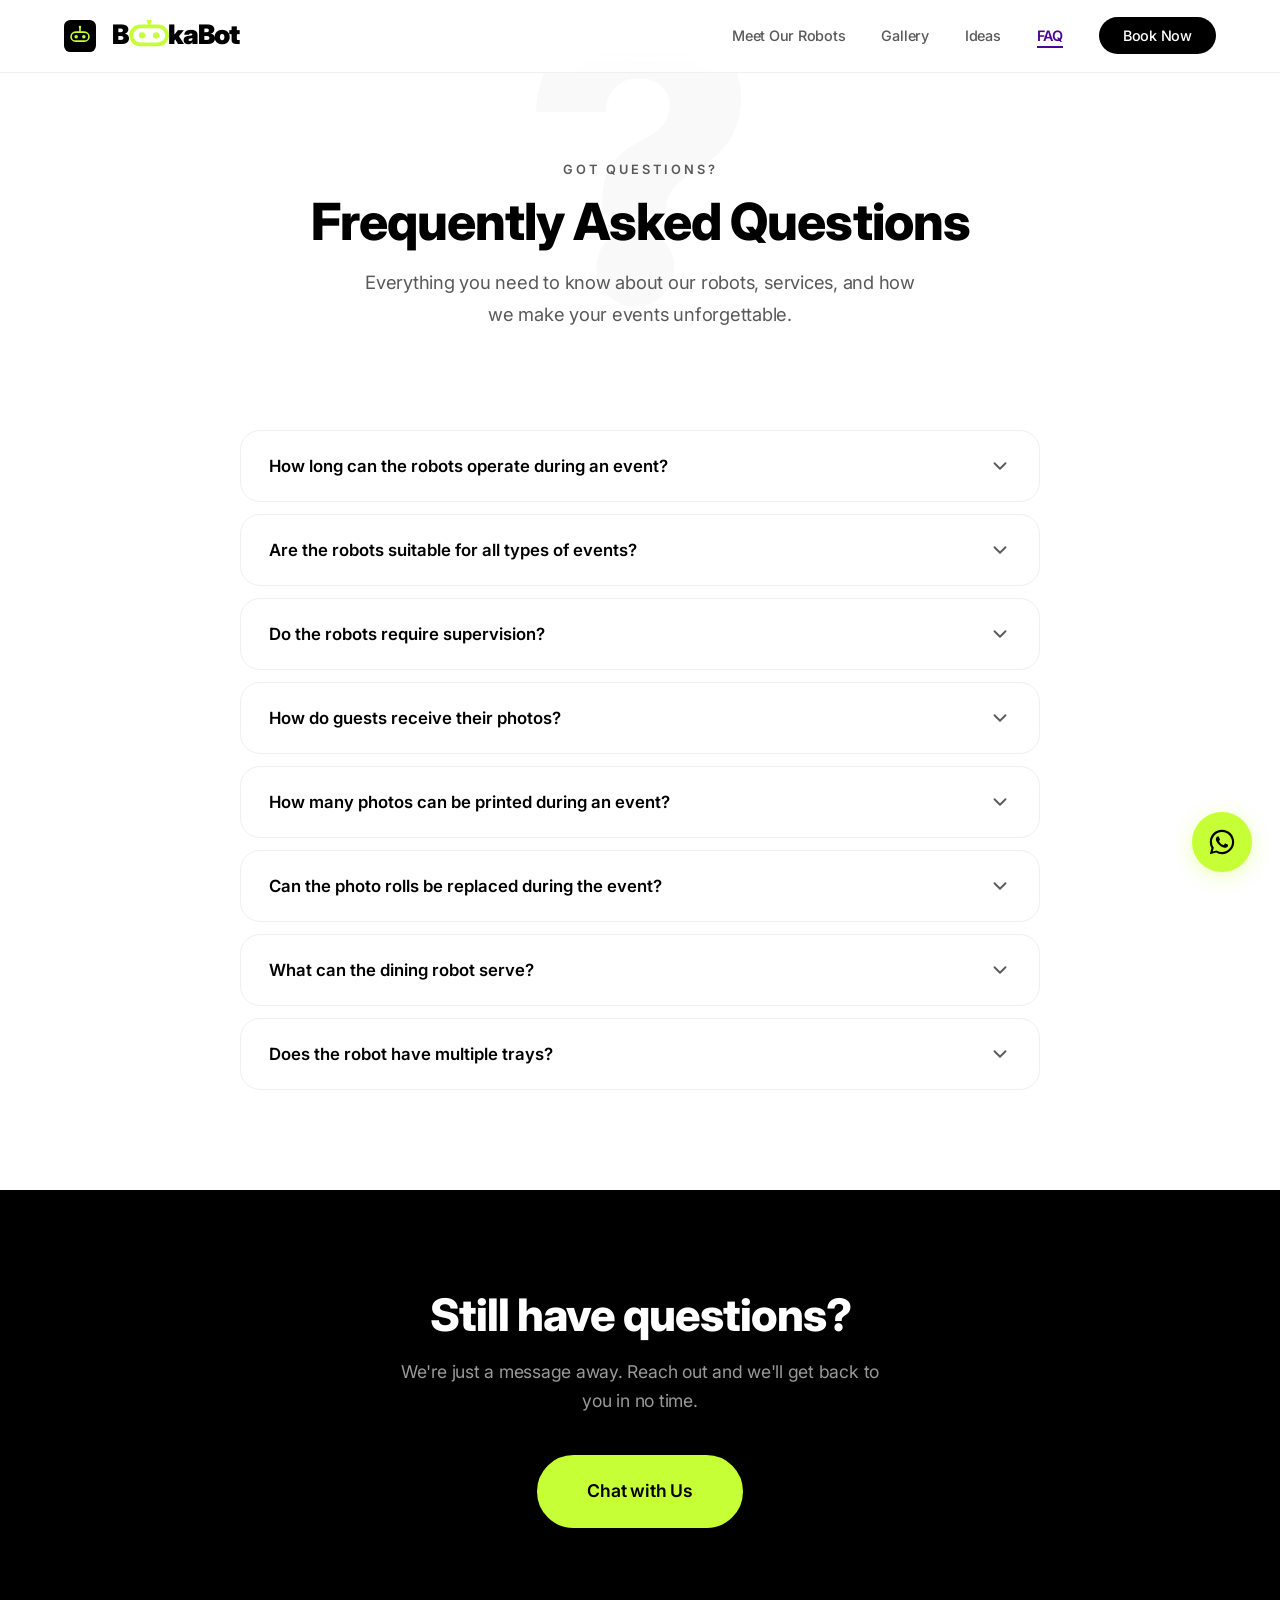
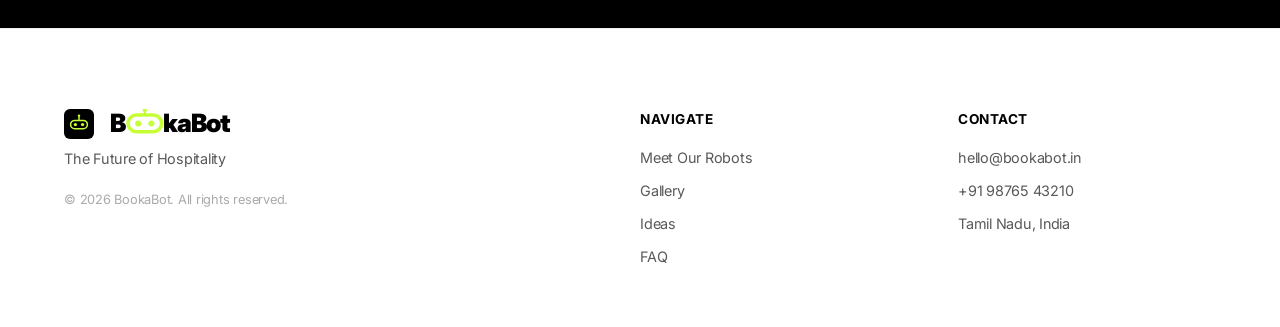
<file: faq.html>
<!DOCTYPE html>
<html lang="en">

<head>
  <meta charset="UTF-8">
  <meta name="viewport" content="width=device-width, initial-scale=1.0">
  <title>FAQ — BookaBot</title>
  <link rel="canonical" href="https://www.bookabot.in/faq.html" />
  <link rel="icon" type="image/png" href="assets/images/favicon.png">
  <meta name="description"
    content="Frequently asked questions about BookaBot (BaB) — battery life, photo printing, dining robots, event suitability, and more.">
  <link rel="preconnect" href="https://fonts.googleapis.com">
  <link rel="preconnect" href="https://fonts.gstatic.com" crossorigin>
  <link href="https://fonts.googleapis.com/css2?family=Inter:wght@300;400;500;600;700;800;900&display=swap"
    rel="stylesheet">
  <link rel="stylesheet" href="style.css">
</head>

<body>

  <!-- ========== NAVBAR ========== -->
  <nav class="navbar" id="navbar">
    <div class="nav-container">
      <a href="index.html" class="nav-logo" aria-label="BookaBot Home">
        <svg viewBox="0 0 100 100" height="32" xmlns="http://www.w3.org/2000/svg" style="margin-right: 4px;">
          <rect width="100" height="100" rx="20" fill="#000000" />
          <!-- Antenna -->
          <line x1="50" y1="25" x2="50" y2="35" stroke="#C6FF35" stroke-width="5" stroke-linecap="round" />
          <circle cx="50" cy="22" r="4" fill="#C6FF35" />
          <!-- Head pill -->
          <rect x="22" y="38" width="56" height="28" rx="14" fill="none" stroke="#C6FF35" stroke-width="5" />
          <!-- Eyes -->
          <circle cx="38" cy="52" r="5.5" fill="#C6FF35" />
          <circle cx="62" cy="52" r="5.5" fill="#C6FF35" />
        </svg>
        <svg viewBox="0 0 240 50" height="32" fill="currentColor" xmlns="http://www.w3.org/2000/svg">
          <text x="0" y="38" font-family="Inter, sans-serif" font-weight="900" font-size="42"
            letter-spacing="-1.5">B</text>
          <!-- Robot Face 'oo' -->
          <g transform="translate(30, 10)">
            <rect x="0" y="0" width="56" height="28" rx="14" fill="none" stroke="var(--accent)" stroke-width="6" />
            <circle cx="17" cy="14" r="5" fill="var(--accent)" />
            <circle cx="39" cy="14" r="5" fill="var(--accent)" />
            <line x1="28" y1="0" x2="28" y2="-8" stroke="var(--accent)" stroke-width="4" />
            <circle cx="28" cy="-8" r="3.5" fill="var(--accent)" />
          </g>
          <text x="88" y="38" font-family="Inter, sans-serif" font-weight="900" font-size="42"
            letter-spacing="-1.5">kaBot</text>
        </svg>
      </a>
      <ul class="nav-links" id="nav-links">
        <li><a href="index.html#robots">Meet Our Robots</a></li>
        <li><a href="index.html#gallery">Gallery</a></li>
        <li><a href="ideas.html">Ideas</a></li>
        <li><a href="faq.html" class="nav-active">FAQ</a></li>
        <li><a href="index.html#cta-final" class="nav-cta">Book Now</a></li>
      </ul>
      <button class="nav-toggle" id="nav-toggle" aria-label="Toggle navigation">
        <span></span><span></span><span></span>
      </button>
    </div>
  </nav>

  <!-- ========== FAQ HERO ========== -->
  <section class="faq-hero">
    <div class="section-container">
      <p class="section-eyebrow">Got Questions?</p>
      <h1 class="section-title" style="margin-bottom: 16px;">Frequently Asked Questions</h1>
      <p class="faq-hero-desc">Everything you need to know about our robots, services, and how we make your events
        unforgettable.</p>
    </div>
  </section>

  <!-- ========== FAQ SECTION ========== -->
  <section class="faq-section" id="faq">
    <div class="section-container">
      <div class="faq-list">

        <div class="faq-item" id="faq-1">
          <button class="faq-question" aria-expanded="false" aria-controls="faq-answer-1">
            <span>How long can the robots operate during an event?</span>
            <svg class="faq-chevron" viewBox="0 0 24 24" fill="none" stroke="currentColor" stroke-width="2"
              stroke-linecap="round" stroke-linejoin="round">
              <polyline points="6 9 12 15 18 9"></polyline>
            </svg>
          </button>
          <div class="faq-answer" id="faq-answer-1">
            <p>All our robots come with up to 8 hours of battery life, ensuring uninterrupted performance for most event
              durations.</p>
          </div>
        </div>

        <div class="faq-item" id="faq-2">
          <button class="faq-question" aria-expanded="false" aria-controls="faq-answer-2">
            <span>Are the robots suitable for all types of events?</span>
            <svg class="faq-chevron" viewBox="0 0 24 24" fill="none" stroke="currentColor" stroke-width="2"
              stroke-linecap="round" stroke-linejoin="round">
              <polyline points="6 9 12 15 18 9"></polyline>
            </svg>
          </button>
          <div class="faq-answer" id="faq-answer-2">
            <p>Yes, our robots are designed to enhance a wide range of events including corporate functions, weddings,
              exhibitions, and private parties.</p>
          </div>
        </div>

        <div class="faq-item" id="faq-3">
          <button class="faq-question" aria-expanded="false" aria-controls="faq-answer-3">
            <span>Do the robots require supervision?</span>
            <svg class="faq-chevron" viewBox="0 0 24 24" fill="none" stroke="currentColor" stroke-width="2"
              stroke-linecap="round" stroke-linejoin="round">
              <polyline points="6 9 12 15 18 9"></polyline>
            </svg>
          </button>
          <div class="faq-answer" id="faq-answer-3">
            <p>Yes, one or more of our trained staffs are typically present to ensure smooth functioning and assist with
              interactions if needed.</p>
          </div>
        </div>

        <div class="faq-item" id="faq-4">
          <button class="faq-question" aria-expanded="false" aria-controls="faq-answer-4">
            <span>How do guests receive their photos?</span>
            <svg class="faq-chevron" viewBox="0 0 24 24" fill="none" stroke="currentColor" stroke-width="2"
              stroke-linecap="round" stroke-linejoin="round">
              <polyline points="6 9 12 15 18 9"></polyline>
            </svg>
          </button>
          <div class="faq-answer" id="faq-answer-4">
            <p>Photos can be printed instantly, accessed via QR code, or transferred through a pen drive.</p>
          </div>
        </div>

        <div class="faq-item" id="faq-5">
          <button class="faq-question" aria-expanded="false" aria-controls="faq-answer-5">
            <span>How many photos can be printed during an event?</span>
            <svg class="faq-chevron" viewBox="0 0 24 24" fill="none" stroke="currentColor" stroke-width="2"
              stroke-linecap="round" stroke-linejoin="round">
              <polyline points="6 9 12 15 18 9"></polyline>
            </svg>
          </button>
          <div class="faq-answer" id="faq-answer-5">
            <p>Each roll supports up to 150 prints, and additional rolls can be provided at an extra cost.</p>
          </div>
        </div>

        <div class="faq-item" id="faq-6">
          <button class="faq-question" aria-expanded="false" aria-controls="faq-answer-6">
            <span>Can the photo rolls be replaced during the event?</span>
            <svg class="faq-chevron" viewBox="0 0 24 24" fill="none" stroke="currentColor" stroke-width="2"
              stroke-linecap="round" stroke-linejoin="round">
              <polyline points="6 9 12 15 18 9"></polyline>
            </svg>
          </button>
          <div class="faq-answer" id="faq-answer-6">
            <p>Yes, rolls can be changed mid-event to continue functioning as intended.</p>
          </div>
        </div>

        <div class="faq-item" id="faq-7">
          <button class="faq-question" aria-expanded="false" aria-controls="faq-answer-7">
            <span>What can the dining robot serve?</span>
            <svg class="faq-chevron" viewBox="0 0 24 24" fill="none" stroke="currentColor" stroke-width="2"
              stroke-linecap="round" stroke-linejoin="round">
              <polyline points="6 9 12 15 18 9"></polyline>
            </svg>
          </button>
          <div class="faq-answer" id="faq-answer-7">
            <p>Suvai, our dining robot, can present a variety of items such as refreshments, desserts, and event
              offerings depending on your requirement.</p>
          </div>
        </div>

        <div class="faq-item" id="faq-8">
          <button class="faq-question" aria-expanded="false" aria-controls="faq-answer-8">
            <span>Does the robot have multiple trays?</span>
            <svg class="faq-chevron" viewBox="0 0 24 24" fill="none" stroke="currentColor" stroke-width="2"
              stroke-linecap="round" stroke-linejoin="round">
              <polyline points="6 9 12 15 18 9"></polyline>
            </svg>
          </button>
          <div class="faq-answer" id="faq-answer-8">
            <p>Yes, it comes with one tray and can be upgraded to a two-tray setup for increased serving capacity.</p>
          </div>
        </div>

      </div>
    </div>
  </section>

  <!-- ========== FAQ CTA ========== -->
  <section class="faq-cta">
    <div class="section-container">
      <h2 class="faq-cta-title">Still have questions?</h2>
      <p class="faq-cta-desc">We're just a message away. Reach out and we'll get back to you in no time.</p>
      <a href="https://wa.me/919876543210?text=Hi%20BookaBot!%20I%20have%20a%20question." class="btn btn-accent"
        id="faq-cta-btn">Chat with Us</a>
    </div>
  </section>

  <!-- ========== FOOTER ========== -->
  <footer class="footer">
    <div class="section-container">
      <div class="footer-grid">
        <div class="footer-brand">
          <a href="index.html" class="footer-logo" aria-label="BookaBot Home">
            <svg viewBox="0 0 100 100" height="40" xmlns="http://www.w3.org/2000/svg" style="margin-right: 4px;">
              <rect width="100" height="100" rx="20" fill="#000000" />
              <line x1="50" y1="25" x2="50" y2="35" stroke="#C6FF35" stroke-width="5" stroke-linecap="round" />
              <circle cx="50" cy="22" r="4" fill="#C6FF35" />
              <rect x="22" y="38" width="56" height="28" rx="14" fill="none" stroke="#C6FF35" stroke-width="5" />
              <circle cx="38" cy="52" r="5.5" fill="#C6FF35" />
              <circle cx="62" cy="52" r="5.5" fill="#C6FF35" />
            </svg>
            <svg viewBox="0 0 240 50" height="40" fill="currentColor" xmlns="http://www.w3.org/2000/svg">
              <text x="0" y="38" font-family="Inter, sans-serif" font-weight="900" font-size="42"
                letter-spacing="-1.5">B</text>
              <g transform="translate(30, 10)">
                <rect x="0" y="0" width="56" height="28" rx="14" fill="none" stroke="var(--accent)" stroke-width="6" />
                <circle cx="17" cy="14" r="5" fill="var(--accent)" />
                <circle cx="39" cy="14" r="5" fill="var(--accent)" />
                <line x1="28" y1="0" x2="28" y2="-8" stroke="var(--accent)" stroke-width="4" />
                <circle cx="28" cy="-8" r="3.5" fill="var(--accent)" />
              </g>
              <text x="88" y="38" font-family="Inter, sans-serif" font-weight="900" font-size="42"
                letter-spacing="-1.5">kaBot</text>
            </svg>
          </a>
          <p class="footer-tagline">The Future of Hospitality</p>
          <p class="footer-copy">&copy; 2026 BookaBot. All rights reserved.</p>
        </div>
        <div class="footer-links">
          <h4>Navigate</h4>
          <a href="index.html#robots">Meet Our Robots</a>
          <a href="index.html#gallery">Gallery</a>
          <a href="ideas.html">Ideas</a>
          <a href="faq.html">FAQ</a>
        </div>
        <div class="footer-links">
          <h4>Contact</h4>
          <a href="mailto:hello@bookabot.in">hello@bookabot.in</a>
          <a href="tel:+919876543210">+91 98765 43210</a>
          <p>Tamil Nadu, India</p>
        </div>
      </div>
    </div>
  </footer>

  <!-- ========== WHATSAPP FLOAT ========== -->
  <a href="https://wa.me/919876543210?text=Hi%20BookaBot!%20I%27d%20like%20to%20book%20a%20robot%20for%20my%20event."
    class="whatsapp-float" id="whatsapp-float" target="_blank" rel="noopener noreferrer" aria-label="Book via WhatsApp">
    <svg viewBox="0 0 32 32" fill="none" xmlns="http://www.w3.org/2000/svg">
      <path
        d="M16 3C8.82 3 3 8.82 3 16c0 2.29.6 4.5 1.74 6.45L3 29l6.72-1.72A12.93 12.93 0 0016 29c7.18 0 13-5.82 13-13S23.18 3 16 3zm0 23.7a10.65 10.65 0 01-5.44-1.49l-.39-.23-3.99 1.05 1.07-3.9-.25-.4A10.67 10.67 0 015.3 16c0-5.9 4.8-10.7 10.7-10.7S26.7 10.1 26.7 16 21.9 26.7 16 26.7zm5.86-8.01c-.32-.16-1.9-.94-2.2-1.05-.29-.1-.5-.16-.72.16-.21.32-.83 1.05-1.02 1.26-.19.21-.37.24-.7.08-.32-.16-1.36-.5-2.58-1.6-.96-.85-1.6-1.9-1.79-2.22-.19-.32-.02-.5.14-.66.15-.15.32-.38.48-.57.16-.19.21-.32.32-.54.1-.21.05-.4-.03-.57-.08-.16-.72-1.73-.98-2.37-.26-.63-.53-.54-.72-.55h-.62c-.21 0-.56.08-.86.4-.29.32-1.12 1.1-1.12 2.67 0 1.58 1.15 3.1 1.31 3.31.16.21 2.26 3.45 5.47 4.84.77.33 1.37.53 1.83.68.77.24 1.47.21 2.02.13.62-.1 1.9-.78 2.17-1.53.27-.75.27-1.4.19-1.53-.08-.13-.3-.21-.62-.37z"
        fill="#000000" />
    </svg>
  </a>

  <script>
    document.addEventListener('DOMContentLoaded', () => {
      // ---- Mobile Nav Toggle ----
      const navToggle = document.getElementById('nav-toggle');
      const navLinks = document.getElementById('nav-links');

      navToggle.addEventListener('click', () => {
        navToggle.classList.toggle('active');
        navLinks.classList.toggle('open');
      });

      navLinks.querySelectorAll('a').forEach(link => {
        link.addEventListener('click', () => {
          navToggle.classList.remove('active');
          navLinks.classList.remove('open');
        });
      });

      // ---- Navbar Scroll Effect ----
      const navbar = document.getElementById('navbar');
      window.addEventListener('scroll', () => {
        if (window.scrollY > 60) {
          navbar.classList.add('scrolled');
        } else {
          navbar.classList.remove('scrolled');
        }
      }, { passive: true });

      // ---- FAQ Accordion ----
      const faqButtons = document.querySelectorAll('.faq-question');

      faqButtons.forEach(button => {
        button.addEventListener('click', () => {
          const item = button.parentElement;
          const isOpen = item.classList.contains('open');

          // Close all items
          document.querySelectorAll('.faq-item').forEach(i => {
            i.classList.remove('open');
            i.querySelector('.faq-question').setAttribute('aria-expanded', 'false');
          });

          // Toggle clicked item
          if (!isOpen) {
            item.classList.add('open');
            button.setAttribute('aria-expanded', 'true');
          }
        });
      });

      // ---- Intersection Observer: Reveal on Scroll ----
      const revealElements = document.querySelectorAll(
        '.faq-item, .section-eyebrow, .section-title, .faq-hero-desc, .faq-cta-title, .faq-cta-desc, .btn-accent'
      );

      revealElements.forEach(el => el.classList.add('reveal'));

      const observer = new IntersectionObserver((entries) => {
        entries.forEach(entry => {
          if (entry.isIntersecting) {
            entry.target.classList.add('visible');
            observer.unobserve(entry.target);
          }
        });
      }, { threshold: 0.15, rootMargin: '0px 0px -40px 0px' });

      revealElements.forEach(el => observer.observe(el));

      // Stagger FAQ items
      document.querySelectorAll('.faq-item').forEach((item, i) => {
        item.style.transitionDelay = `${i * 60}ms`;
      });
    });
  </script>

</body>

</html>
</file>
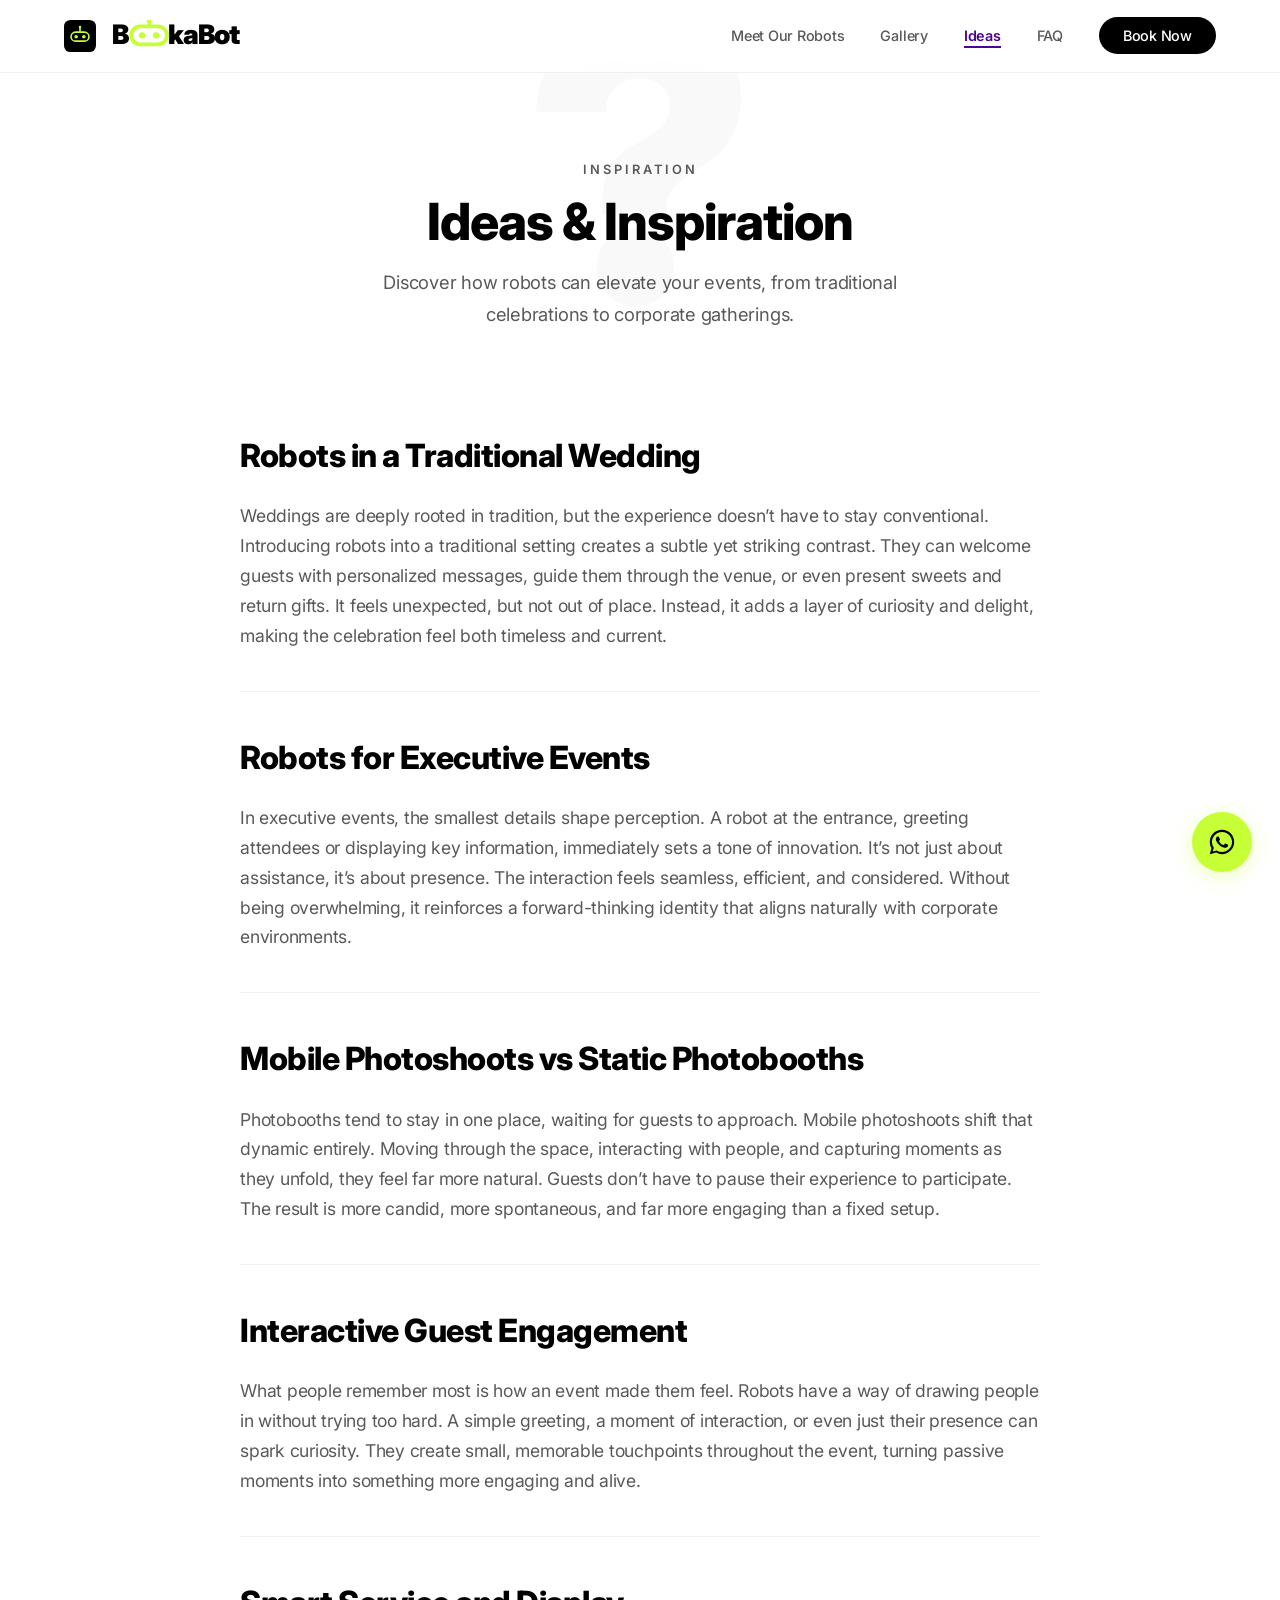
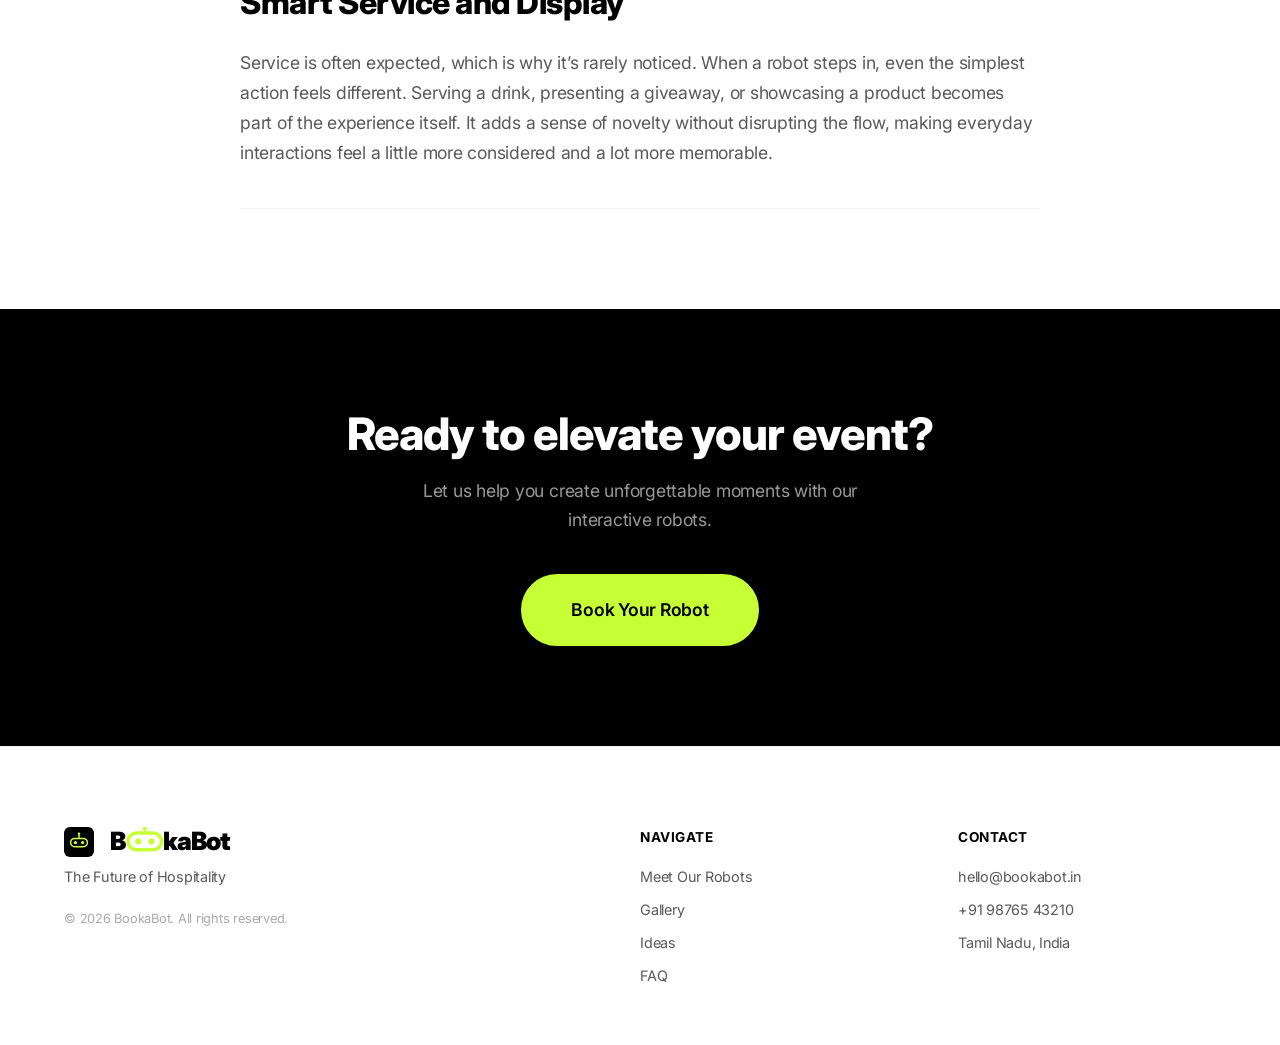
<file: ideas.html>
<!DOCTYPE html>
<html lang="en">

<head>
  <meta charset="UTF-8">
  <meta name="viewport" content="width=device-width, initial-scale=1.0">
  <title>Ideas & Inspiration — BookaBot</title>
  <link rel="canonical" href="https://www.bookabot.in/ideas.html" />
  <link rel="icon" type="image/png" href="assets/images/favicon.png">
  <meta name="description"
    content="Discover how BookaBot can transform traditional weddings, executive events, and more with smart service and interactive engagement.">
  <link rel="preconnect" href="https://fonts.googleapis.com">
  <link rel="preconnect" href="https://fonts.gstatic.com" crossorigin>
  <link href="https://fonts.googleapis.com/css2?family=Inter:wght@300;400;500;600;700;800;900&display=swap"
    rel="stylesheet">
  <link rel="stylesheet" href="style.css">
</head>

<body>

  <!-- ========== NAVBAR ========== -->
  <nav class="navbar" id="navbar">
    <div class="nav-container">
      <a href="index.html" class="nav-logo" aria-label="BookaBot Home">
        <svg viewBox="0 0 100 100" height="32" xmlns="http://www.w3.org/2000/svg" style="margin-right: 4px;">
          <rect width="100" height="100" rx="20" fill="#000000" />
          <!-- Antenna -->
          <line x1="50" y1="25" x2="50" y2="35" stroke="#C6FF35" stroke-width="5" stroke-linecap="round" />
          <circle cx="50" cy="22" r="4" fill="#C6FF35" />
          <!-- Head pill -->
          <rect x="22" y="38" width="56" height="28" rx="14" fill="none" stroke="#C6FF35" stroke-width="5" />
          <!-- Eyes -->
          <circle cx="38" cy="52" r="5.5" fill="#C6FF35" />
          <circle cx="62" cy="52" r="5.5" fill="#C6FF35" />
        </svg>
        <svg viewBox="0 0 240 50" height="32" fill="currentColor" xmlns="http://www.w3.org/2000/svg">
          <text x="0" y="38" font-family="Inter, sans-serif" font-weight="900" font-size="42"
            letter-spacing="-1.5">B</text>
          <!-- Robot Face 'oo' -->
          <g transform="translate(30, 10)">
            <rect x="0" y="0" width="56" height="28" rx="14" fill="none" stroke="var(--accent)" stroke-width="6" />
            <circle cx="17" cy="14" r="5" fill="var(--accent)" />
            <circle cx="39" cy="14" r="5" fill="var(--accent)" />
            <line x1="28" y1="0" x2="28" y2="-8" stroke="var(--accent)" stroke-width="4" />
            <circle cx="28" cy="-8" r="3.5" fill="var(--accent)" />
          </g>
          <text x="88" y="38" font-family="Inter, sans-serif" font-weight="900" font-size="42"
            letter-spacing="-1.5">kaBot</text>
        </svg>
      </a>
      <ul class="nav-links" id="nav-links">
        <li><a href="index.html#robots">Meet Our Robots</a></li>
        <li><a href="index.html#gallery">Gallery</a></li>
        <li><a href="ideas.html" class="nav-active">Ideas</a></li>
        <li><a href="faq.html">FAQ</a></li>
        <li><a href="index.html#cta-final" class="nav-cta">Book Now</a></li>
      </ul>
      <button class="nav-toggle" id="nav-toggle" aria-label="Toggle navigation">
        <span></span><span></span><span></span>
      </button>
    </div>
  </nav>

  <!-- ========== IDEAS HERO ========== -->
  <section class="ideas-hero faq-hero">
    <div class="section-container">
      <p class="section-eyebrow">Inspiration</p>
      <h1 class="section-title" style="margin-bottom: 16px;">Ideas & Inspiration</h1>
      <p class="faq-hero-desc">Discover how robots can elevate your events, from traditional celebrations to corporate gatherings.</p>
    </div>
  </section>

  <!-- ========== IDEAS CONTENT ========== -->
  <section class="ideas-section" id="ideas" style="padding: 40px 0 100px;">
    <div class="section-container">
      <div class="ideas-list" style="max-width: 800px; margin: 0 auto; display: flex; flex-direction: column; gap: 40px;">

        <div class="idea-post" style="padding-bottom: 40px; border-bottom: 1px solid #f0f0f0;">
          <h2 style="font-size: 2rem; font-weight: 800; letter-spacing: -0.5px; margin-bottom: 20px;">Robots in a Traditional Wedding</h2>
          <p style="font-size: 1.1rem; color: var(--text-secondary); line-height: 1.7;">
            Weddings are deeply rooted in tradition, but the experience doesn’t have to stay conventional. Introducing robots into a traditional setting creates a subtle yet striking contrast. They can welcome guests with personalized messages, guide them through the venue, or even present sweets and return gifts. It feels unexpected, but not out of place. Instead, it adds a layer of curiosity and delight, making the celebration feel both timeless and current.
          </p>
        </div>

        <div class="idea-post" style="padding-bottom: 40px; border-bottom: 1px solid #f0f0f0;">
          <h2 style="font-size: 2rem; font-weight: 800; letter-spacing: -0.5px; margin-bottom: 20px;">Robots for Executive Events</h2>
          <p style="font-size: 1.1rem; color: var(--text-secondary); line-height: 1.7;">
            In executive events, the smallest details shape perception. A robot at the entrance, greeting attendees or displaying key information, immediately sets a tone of innovation. It’s not just about assistance, it’s about presence. The interaction feels seamless, efficient, and considered. Without being overwhelming, it reinforces a forward-thinking identity that aligns naturally with corporate environments.
          </p>
        </div>

        <div class="idea-post" style="padding-bottom: 40px; border-bottom: 1px solid #f0f0f0;">
          <h2 style="font-size: 2rem; font-weight: 800; letter-spacing: -0.5px; margin-bottom: 20px;">Mobile Photoshoots vs Static Photobooths</h2>
          <p style="font-size: 1.1rem; color: var(--text-secondary); line-height: 1.7;">
            Photobooths tend to stay in one place, waiting for guests to approach. Mobile photoshoots shift that dynamic entirely. Moving through the space, interacting with people, and capturing moments as they unfold, they feel far more natural. Guests don’t have to pause their experience to participate. The result is more candid, more spontaneous, and far more engaging than a fixed setup.
          </p>
        </div>

        <div class="idea-post" style="padding-bottom: 40px; border-bottom: 1px solid #f0f0f0;">
          <h2 style="font-size: 2rem; font-weight: 800; letter-spacing: -0.5px; margin-bottom: 20px;">Interactive Guest Engagement</h2>
          <p style="font-size: 1.1rem; color: var(--text-secondary); line-height: 1.7;">
            What people remember most is how an event made them feel. Robots have a way of drawing people in without trying too hard. A simple greeting, a moment of interaction, or even just their presence can spark curiosity. They create small, memorable touchpoints throughout the event, turning passive moments into something more engaging and alive.
          </p>
        </div>

        <div class="idea-post" style="padding-bottom: 40px; border-bottom: 1px solid #f0f0f0;">
          <h2 style="font-size: 2rem; font-weight: 800; letter-spacing: -0.5px; margin-bottom: 20px;">Smart Service and Display</h2>
          <p style="font-size: 1.1rem; color: var(--text-secondary); line-height: 1.7;">
            Service is often expected, which is why it’s rarely noticed. When a robot steps in, even the simplest action feels different. Serving a drink, presenting a giveaway, or showcasing a product becomes part of the experience itself. It adds a sense of novelty without disrupting the flow, making everyday interactions feel a little more considered and a lot more memorable.
          </p>
        </div>

      </div>
    </div>
  </section>

  <!-- ========== IDEAS CTA ========== -->
  <section class="faq-cta" style="background: var(--text); padding: 100px 0; text-align: center;">
    <div class="section-container">
      <h2 class="faq-cta-title">Ready to elevate your event?</h2>
      <p class="faq-cta-desc">Let us help you create unforgettable moments with our interactive robots.</p>
      <a href="index.html#cta-final" class="btn btn-accent"
        id="faq-cta-btn">Book Your Robot</a>
    </div>
  </section>

  <!-- ========== FOOTER ========== -->
  <footer class="footer">
    <div class="section-container">
      <div class="footer-grid">
        <div class="footer-brand">
          <a href="index.html" class="footer-logo" aria-label="BookaBot Home">
            <svg viewBox="0 0 100 100" height="40" xmlns="http://www.w3.org/2000/svg" style="margin-right: 4px;">
              <rect width="100" height="100" rx="20" fill="#000000" />
              <line x1="50" y1="25" x2="50" y2="35" stroke="#C6FF35" stroke-width="5" stroke-linecap="round" />
              <circle cx="50" cy="22" r="4" fill="#C6FF35" />
              <rect x="22" y="38" width="56" height="28" rx="14" fill="none" stroke="#C6FF35" stroke-width="5" />
              <circle cx="38" cy="52" r="5.5" fill="#C6FF35" />
              <circle cx="62" cy="52" r="5.5" fill="#C6FF35" />
            </svg>
            <svg viewBox="0 0 240 50" height="40" fill="currentColor" xmlns="http://www.w3.org/2000/svg">
              <text x="0" y="38" font-family="Inter, sans-serif" font-weight="900" font-size="42"
                letter-spacing="-1.5">B</text>
              <g transform="translate(30, 10)">
                <rect x="0" y="0" width="56" height="28" rx="14" fill="none" stroke="var(--accent)" stroke-width="6" />
                <circle cx="17" cy="14" r="5" fill="var(--accent)" />
                <circle cx="39" cy="14" r="5" fill="var(--accent)" />
                <line x1="28" y1="0" x2="28" y2="-8" stroke="var(--accent)" stroke-width="4" />
                <circle cx="28" cy="-8" r="3.5" fill="var(--accent)" />
              </g>
              <text x="88" y="38" font-family="Inter, sans-serif" font-weight="900" font-size="42"
                letter-spacing="-1.5">kaBot</text>
            </svg>
          </a>
          <p class="footer-tagline">The Future of Hospitality</p>
          <p class="footer-copy">&copy; 2026 BookaBot. All rights reserved.</p>
        </div>
        <div class="footer-links">
          <h4>Navigate</h4>
          <a href="index.html#robots">Meet Our Robots</a>
          <a href="index.html#gallery">Gallery</a>
          <a href="ideas.html">Ideas</a>
          <a href="faq.html">FAQ</a>
        </div>
        <div class="footer-links">
          <h4>Contact</h4>
          <a href="mailto:hello@bookabot.in">hello@bookabot.in</a>
          <a href="tel:+919876543210">+91 98765 43210</a>
          <p>Tamil Nadu, India</p>
        </div>
      </div>
    </div>
  </footer>

  <!-- ========== WHATSAPP FLOAT ========== -->
  <a href="https://wa.me/919876543210?text=Hi%20BookaBot!%20I%27d%20like%20to%20book%20a%20robot%20for%20my%20event."
    class="whatsapp-float" id="whatsapp-float" target="_blank" rel="noopener noreferrer" aria-label="Book via WhatsApp">
    <svg viewBox="0 0 32 32" fill="none" xmlns="http://www.w3.org/2000/svg">
      <path
        d="M16 3C8.82 3 3 8.82 3 16c0 2.29.6 4.5 1.74 6.45L3 29l6.72-1.72A12.93 12.93 0 0016 29c7.18 0 13-5.82 13-13S23.18 3 16 3zm0 23.7a10.65 10.65 0 01-5.44-1.49l-.39-.23-3.99 1.05 1.07-3.9-.25-.4A10.67 10.67 0 015.3 16c0-5.9 4.8-10.7 10.7-10.7S26.7 10.1 26.7 16 21.9 26.7 16 26.7zm5.86-8.01c-.32-.16-1.9-.94-2.2-1.05-.29-.1-.5-.16-.72.16-.21.32-.83 1.05-1.02 1.26-.19.21-.37.24-.7.08-.32-.16-1.36-.5-2.58-1.6-.96-.85-1.6-1.9-1.79-2.22-.19-.32-.02-.5.14-.66.15-.15.32-.38.48-.57.16-.19.21-.32.32-.54.1-.21.05-.4-.03-.57-.08-.16-.72-1.73-.98-2.37-.26-.63-.53-.54-.72-.55h-.62c-.21 0-.56.08-.86.4-.29.32-1.12 1.1-1.12 2.67 0 1.58 1.15 3.1 1.31 3.31.16.21 2.26 3.45 5.47 4.84.77.33 1.37.53 1.83.68.77.24 1.47.21 2.02.13.62-.1 1.9-.78 2.17-1.53.27-.75.27-1.4.19-1.53-.08-.13-.3-.21-.62-.37z"
        fill="#000000" />
    </svg>
  </a>

  <script src="script.js"></script>

</body>

</html>
</file>
<file: style.css>
/* ========================================
   BOOKABOT — DESIGN SYSTEM & STYLES
   ======================================== */

/* ---- RESET & BASE ---- */
*,
*::before,
*::after {
  margin: 0;
  padding: 0;
  box-sizing: border-box;
}

:root {
  --bg: #FFFFFF;
  --text: #000000;
  --text-secondary: #595959;
  --accent: #C6FF35;
  --accent-rgb: 198, 255, 53;
  --radius: 12px;
  --radius-lg: 20px;
  --transition: 250ms ease-in-out;
  --section-padding: 120px 0;
  --container-width: 1200px;
}

html {
  scroll-behavior: smooth;
  -webkit-font-smoothing: antialiased;
  -moz-osx-font-smoothing: grayscale;
}

body {
  font-family: 'Inter', -apple-system, BlinkMacSystemFont, 'Segoe UI', sans-serif;
  background: var(--bg);
  color: var(--text);
  line-height: 1.6;
  letter-spacing: -0.015em;
  overflow-x: hidden;
}

img,
svg {
  max-width: 100%;
  display: block;
}

a {
  text-decoration: none;
  color: inherit;
}

ul {
  list-style: none;
}

.section-container {
  max-width: var(--container-width);
  margin: 0 auto;
  padding: 0 24px;
}

/* ---- TYPOGRAPHY ---- */
.section-eyebrow {
  font-size: 0.8rem;
  font-weight: 600;
  letter-spacing: 3px;
  text-transform: uppercase;
  color: var(--text-secondary);
  margin-bottom: 12px;
}

.section-title {
  font-size: clamp(2rem, 5vw, 3.2rem);
  font-weight: 800;
  letter-spacing: -1px;
  line-height: 1.15;
  margin-bottom: 60px;
}

/* ---- BUTTONS ---- */
.btn {
  display: inline-flex;
  align-items: center;
  justify-content: center;
  padding: 16px 36px;
  font-family: inherit;
  font-size: 0.95rem;
  font-weight: 600;
  border-radius: 60px;
  cursor: pointer;
  transition: all var(--transition);
  border: 2px solid transparent;
  white-space: nowrap;
}

.btn-primary {
  background: var(--text);
  color: var(--bg);
  border-color: var(--text);
}

.btn-primary:hover {
  background: var(--accent);
  color: var(--text);
  border-color: var(--accent);
}

.btn-outline {
  position: relative;
  background: transparent;
  color: var(--text);
  border-color: #D0D0D0;
  overflow: hidden;
  z-index: 1;
}

.btn-outline::before {
  content: '';
  position: absolute;
  bottom: 0;
  left: 0;
  width: 100%;
  height: 0%;
  background: var(--accent);
  transition: height 0.3s cubic-bezier(0.4, 0, 0.2, 1);
  z-index: -1;
  border-radius: 60px;
}

.btn-outline:hover {
  border-color: var(--accent);
  color: #000000;
}

.btn-outline:hover::before {
  height: 100%;
}

.btn-accent {
  background: var(--accent);
  color: var(--text);
  border-color: var(--accent);
  font-size: 1.1rem;
  padding: 20px 48px;
}

.btn-accent:hover {
  box-shadow: 0 0 30px rgba(var(--accent-rgb), 0.4);
  transform: translateY(-2px);
}

/* ========================================
   NAVBAR
   ======================================== */
.navbar {
  position: fixed;
  top: 0;
  left: 0;
  width: 100%;
  z-index: 1000;
  background: rgba(255, 255, 255, 0.85);
  backdrop-filter: blur(20px);
  -webkit-backdrop-filter: blur(20px);
  border-bottom: 1px solid rgba(0, 0, 0, 0.06);
  transition: all var(--transition);
}

.navbar.scrolled {
  box-shadow: 0 1px 20px rgba(0, 0, 0, 0.06);
}

.nav-container {
  max-width: var(--container-width);
  margin: 0 auto;
  padding: 0 24px;
  display: flex;
  align-items: center;
  justify-content: space-between;
  height: 72px;
}

.nav-logo {
  display: flex;
  align-items: center;
  gap: 12px;
  font-size: 1.4rem;
  font-weight: 800;
  letter-spacing: -0.5px;
}

.nav-logo svg {
  height: 32px;
  width: auto;
}

.nav-logo span {
  color: var(--text);
  margin-top: 2px;
}

.nav-links {
  display: flex;
  align-items: center;
  gap: 36px;
}

.nav-links a {
  font-size: 0.9rem;
  font-weight: 500;
  color: var(--text-secondary);
  transition: color var(--transition);
  position: relative;
}

.nav-links a::after {
  content: '';
  position: absolute;
  bottom: -4px;
  left: 0;
  width: 0;
  height: 2px;
  background: #4C0493;
  transition: width var(--transition);
}

.nav-links a:hover {
  color: #4C0493;
}

.nav-links a:hover::after {
  width: 100%;
}

.nav-cta {
  background: var(--text);
  color: var(--bg) !important;
  padding: 10px 24px;
  border-radius: 60px;
  transition: all var(--transition) !important;
}

.nav-cta::after {
  display: none !important;
}

.nav-cta:hover {
  background: var(--accent) !important;
  color: var(--text) !important;
}

.nav-toggle {
  display: none;
  flex-direction: column;
  gap: 5px;
  background: none;
  border: none;
  cursor: pointer;
  padding: 4px;
}

.nav-toggle span {
  display: block;
  width: 24px;
  height: 2px;
  background: var(--text);
  border-radius: 2px;
  transition: all var(--transition);
}

/* ========================================
   HERO
   ======================================== */
.hero {
  position: relative;
  min-height: 100vh;
  display: flex;
  align-items: center;
  /* Removed 'overflow: hidden' so parallax robots can fly down into features! */
  padding-top: 72px;
}

.hero-bg-text {
  position: absolute;
  top: 50%;
  left: 50%;
  transform: translate(-50%, -50%);
  font-size: clamp(200px, 35vw, 500px);
  font-weight: 900;
  color: rgba(0, 0, 0, 0.04);
  letter-spacing: -0.05em;
  pointer-events: none;
  user-select: none;
  z-index: 0;
  white-space: nowrap;
  will-change: transform;
}

.hero-container {
  max-width: var(--container-width);
  margin: 0 auto;
  padding: 0 24px;
  display: grid;
  grid-template-columns: 1fr 1fr;
  gap: 60px;
  align-items: center;
  position: relative;
  z-index: 1;
  width: 100%;
}

.hero-eyebrow {
  font-size: 0.8rem;
  font-weight: 600;
  letter-spacing: 3px;
  text-transform: uppercase;
  color: var(--text-secondary);
  margin-bottom: 20px;
}

.hero-title {
  font-size: clamp(3.5rem, 8vw, 6rem);
  font-weight: 900;
  letter-spacing: -0.04em;
  line-height: 1.05;
  margin-bottom: 16px;
}

.hero-title span {
  color: var(--text-secondary);
}

.hero-tagline {
  font-size: clamp(1.1rem, 2.5vw, 1.5rem);
  font-weight: 400;
  letter-spacing: -0.01em;
  color: var(--text-secondary);
  margin-bottom: 24px;
}

.hero-desc {
  font-size: 1.15rem;
  color: #4A4A4A;
  max-width: 480px;
  line-height: 1.7;
  letter-spacing: -0.01em;
  margin-bottom: 40px;
}

.hero-actions {
  display: flex;
  gap: 16px;
  flex-wrap: wrap;
}

/* Hero Visual */
.hero-visual {
  display: flex;
  justify-content: center;
  align-items: center;
}

.hero-robot-wrapper {
  position: relative;
  width: 100%;
  max-width: 600px;
  height: 650px;
}

.hero-parallax {
  position: absolute;
  z-index: 10;
  transform: translateZ(0);
  will-change: transform;
}

/* Linear diagonal spread, evenly spaced (Upper Right -> Middle -> Lower Right) */
#hero-bot-1-wrap {
  width: 200px;
  top: 0%;
  right: 0%;
  left: auto;
}

#hero-bot-2-wrap {
  width: 170px;
  top: 35%;
  right: 32%;
  left: auto;
  bottom: auto;
}

#hero-bot-3-wrap {
  width: 210px;
  bottom: 0%;
  right: 64%;
  left: auto;
  top: auto;
}

/* Floor contact shadows for ambient grounding */
#hero-bot-1-wrap::after,
#hero-bot-2-wrap::after,
#hero-bot-3-wrap::after {
  content: '';
  position: absolute;
  z-index: 1;
  pointer-events: none;
  background: radial-gradient(ellipse at center, rgba(0, 0, 0, 0.4) 0%, rgba(0, 0, 0, 0) 65%);
  border-radius: 50%;
}

/* Specific soft drop for floating bot */
#hero-bot-1-wrap::after {
  bottom: -40px;
  left: 20%;
  width: 60%;
  height: 15px;
  background: radial-gradient(ellipse at center, rgba(0, 0, 0, 0.15) 0%, rgba(0, 0, 0, 0) 70%);
}

#hero-bot-2-wrap::after {
  bottom: -15px;
  left: 20%;
  width: 60%;
  height: 20px;
}

#hero-bot-3-wrap::after {
  bottom: -12px;
  left: 10%;
  width: 80%;
  height: 22px;
}

.hero-floating-bot {
  width: 100%;
  height: auto;
  position: relative;
  z-index: 2;
  /* Premium metallic finish with tight ambient occlusion shadow layer */
  filter: drop-shadow(0 4px 6px rgba(0, 0, 0, 0.45)) drop-shadow(0 15px 30px rgba(0, 0, 0, 0.15)) contrast(1.15) saturate(0.95) brightness(1.05);
}

.hero-bot-1 {
  animation: floatBot 5s ease-in-out infinite;
}

.hero-bot-2 {
  animation: floatBot 6s ease-in-out infinite reverse;
}

.hero-bot-3 {
  animation: floatBot 7s ease-in-out infinite 1s;
}

@keyframes floatBot {
  0%,
  100% {
    transform: translateY(0px) rotate(0deg);
  }

  50% {
    transform: translateY(-25px) rotate(4deg);
  }
}

/* ========================================
   FEATURES
   ======================================== */
.features {
  padding: var(--section-padding);
}

.features-grid {
  display: grid;
  grid-template-columns: repeat(3, 1fr);
  gap: 32px;
}

.feature-card {
  background: var(--bg);
  border: 1px solid #F0F0F0;
  border-radius: var(--radius-lg);
  padding: 48px 36px;
  transition: all var(--transition);
  position: relative;
  overflow: hidden;
}

.feature-card::after {
  content: '';
  position: absolute;
  bottom: 0;
  left: 0;
  width: 0;
  height: 3px;
  background: #4C0493;
  transition: width var(--transition);
}

.feature-card:hover {
  transform: translateY(-6px);
  box-shadow: 0 20px 60px rgba(0, 0, 0, 0.06);
  border-color: #E0E0E0;
}

.feature-card:hover::after {
  width: 100%;
}

.feature-icon {
  width: 90px;
  height: 90px;
  margin-bottom: 24px;
  position: relative;
  display: flex;
  align-items: center;
  justify-content: center;
}

.feature-popup-img {
  width: 100%;
  height: 100%;
  object-fit: contain;
  filter: drop-shadow(0 15px 25px rgba(0, 0, 0, 0.1));
  opacity: 0;
  transform: translateY(-60px) scale(0.8);
  /* Bouncy pop-up */
  transition: all 1s cubic-bezier(0.34, 1.56, 0.64, 1);
  transition-delay: 0.1s;
}

.feature-card.visible .feature-popup-img {
  opacity: 1;
  transform: translateY(0) scale(1);
}

.feature-card:hover .feature-popup-img {
  transform: translateY(-8px) scale(1.05);
}

.feature-title {
  font-size: 1.25rem;
  font-weight: 700;
  margin-bottom: 12px;
}

.feature-desc {
  font-size: 0.95rem;
  color: var(--text-secondary);
  line-height: 1.65;
}

/* ========================================
   PERFECT FOR
   ======================================== */
.perfect-for {
  padding: var(--section-padding);
  background: #FAFAFA;
}

.events-grid {
  /* Deprecated but kept for safety */
  display: grid;
  grid-template-columns: repeat(5, 1fr);
  gap: 24px;
}

.events-marquee-content {
  animation-duration: 80s;
}

.event-card {
  background: var(--bg);
  border-radius: var(--radius-lg);
  padding: 40px 24px;
  text-align: center;
  border: 1px solid #F0F0F0;
  transition: all var(--transition);
  position: relative;
  overflow: hidden;
  flex: 0 0 260px;
  /* Force fixed width for marquee */
}

.event-card::after {
  content: '';
  position: absolute;
  bottom: 0;
  left: 50%;
  transform: translateX(-50%);
  width: 0;
  height: 3px;
  background: var(--accent);
  transition: width var(--transition);
}

.event-card:hover {
  transform: translateY(-4px);
  box-shadow: 0 12px 40px rgba(0, 0, 0, 0.05);
}

.event-card:hover::after {
  width: 60%;
}

.event-emoji {
  font-size: 2.4rem;
  display: block;
  margin-bottom: 20px;
}

.event-title {
  font-size: 1rem;
  font-weight: 700;
  margin-bottom: 8px;
}

.event-desc {
  font-size: 0.85rem;
  color: var(--text-secondary);
  line-height: 1.55;
}

/* ========================================
   GALLERY
   ======================================== */
.gallery {
  padding: var(--section-padding);
}

.marquee-track {
  width: 100vw;
  margin-left: calc(-50vw + 50%);
  overflow: hidden;
  position: relative;
  display: flex;
  padding: 20px 0;
}

.marquee-content {
  display: flex;
  gap: 20px;
  animation: scroll-left 40s linear infinite;
  padding: 0 10px;
}

/* Marquee keeps scrolling on hover — no pause */

.marquee-item {
  flex: 0 0 auto;
  width: 320px;
  height: 240px;
  border-radius: var(--radius);
  overflow: hidden;
  display: flex;
  align-items: center;
  justify-content: center;
}

.marquee-item svg {
  width: 60%;
  max-width: 180px;
  opacity: 0.6;
}

@keyframes scroll-left {
  0% {
    transform: translateX(0);
  }

  100% {
    transform: translateX(calc(-50% - 10px));
  }
}

/* ========================================
   SLOT BOOKING (GLASSMORPHISM)
   ======================================== */
.booking {
  padding: var(--section-padding);
  position: relative;
  overflow: hidden;
  background: #FAFAFA;
}

.booking-card {
  background: rgba(255, 255, 255, 0.4);
  backdrop-filter: blur(24px);
  -webkit-backdrop-filter: blur(24px);
  border: 1px solid rgba(255, 255, 255, 0.8);
  border-radius: var(--radius-lg);
  padding: 60px;
  display: grid;
  grid-template-columns: 1fr 1fr;
  gap: 60px;
  align-items: center;
  box-shadow: 0 20px 60px rgba(0, 0, 0, 0.05), inset 0 0 0 1px rgba(255, 255, 255, 0.3);
  position: relative;
}

.booking::before {
  content: '';
  position: absolute;
  top: 50%;
  left: 50%;
  transform: translate(-50%, -50%);
  width: 60vw;
  height: 60vw;
  max-width: 800px;
  max-height: 800px;
  background: radial-gradient(circle, rgba(var(--accent-rgb), 0.15) 0%, rgba(255, 255, 255, 0) 70%);
  z-index: 0;
  pointer-events: none;
}

.booking-content {
  position: relative;
  z-index: 1;
}

.booking-desc {
  font-size: 1.1rem;
  color: var(--text-secondary);
  line-height: 1.6;
}

.booking-form {
  display: flex;
  flex-direction: column;
  gap: 24px;
  position: relative;
  z-index: 1;
}

.form-group {
  display: flex;
  flex-direction: column;
  gap: 8px;
}

.form-group label {
  font-size: 0.85rem;
  font-weight: 600;
  color: var(--text-secondary);
  text-transform: uppercase;
  letter-spacing: 0.5px;
}

.form-group input,
.form-group select {
  width: 100%;
  padding: 16px;
  background: rgba(255, 255, 255, 0.25);
  backdrop-filter: blur(12px);
  -webkit-backdrop-filter: blur(12px);
  border: 1px solid rgba(255, 255, 255, 0.6);
  border-radius: var(--radius);
  font-family: inherit;
  font-size: 1rem;
  color: var(--text);
  transition: all var(--transition);
  outline: none;
  box-shadow: inset 0 2px 5px rgba(255, 255, 255, 0.4), 0 4px 12px rgba(0, 0, 0, 0.03);
}

.form-group select {
  appearance: none;
  background-image: url("data:image/svg+xml;charset=UTF-8,%3csvg xmlns='http://www.w3.org/2000/svg' viewBox='0 0 24 24' fill='none' stroke='black' stroke-width='2' stroke-linecap='round' stroke-linejoin='round'%3e%3cpolyline points='6 9 12 15 18 9'%3e%3c/polyline%3e%3c/svg%3e");
  background-repeat: no-repeat;
  background-position: right 16px center;
  background-size: 18px;
  padding-right: 48px;
}

.form-group select option {
  background: #FFFFFF;
  color: var(--text);
}

#event-date {
  background-image: url("data:image/svg+xml;charset=UTF-8,%3csvg xmlns='http://www.w3.org/2000/svg' viewBox='0 0 24 24' fill='none' stroke='black' stroke-width='2' stroke-linecap='round' stroke-linejoin='round'%3e%3crect x='3' y='4' width='18' height='18' rx='2' ry='2'%3e%3c/rect%3e%3cline x1='16' y1='2' x2='16' y2='6'%3e%3c/line%3e%3cline x1='8' y1='2' x2='8' y2='6'%3e%3c/line%3e%3cline x1='3' y1='10' x2='21' y2='10'%3e%3c/line%3e%3c/svg%3e");
  background-repeat: no-repeat;
  background-position: right 16px center;
  background-size: 18px;
  padding-right: 48px;
  cursor: pointer;
}

.form-group input:focus {
  border-color: var(--accent);
  background: rgba(255, 255, 255, 0.6);
  box-shadow: 0 0 0 4px rgba(var(--accent-rgb), 0.25), inset 0 2px 4px rgba(255, 255, 255, 0.5);
}

/* ========================================
   CUSTOM SELECT (GLASSMORPHISM)
   ======================================== */
.custom-select-wrapper {
  position: relative;
  user-select: none;
  width: 100%;
}

.custom-select {
  position: relative;
}

.custom-select-trigger {
  width: 100%;
  padding: 16px;
  background: rgba(255, 255, 255, 0.25);
  backdrop-filter: blur(12px);
  -webkit-backdrop-filter: blur(12px);
  border: 1px solid rgba(255, 255, 255, 0.6);
  border-radius: var(--radius);
  font-family: inherit;
  font-size: 1rem;
  color: var(--text);
  cursor: pointer;
  transition: all var(--transition);
  box-shadow: inset 0 2px 5px rgba(255, 255, 255, 0.4), 0 4px 12px rgba(0, 0, 0, 0.03);
  display: flex;
  justify-content: space-between;
  align-items: center;
}

.custom-select-trigger::after {
  content: '';
  width: 18px;
  height: 18px;
  background-image: url("data:image/svg+xml;charset=UTF-8,%3csvg xmlns='http://www.w3.org/2000/svg' viewBox='0 0 24 24' fill='none' stroke='black' stroke-width='2' stroke-linecap='round' stroke-linejoin='round'%3e%3cpolyline points='6 9 12 15 18 9'%3e%3c/polyline%3e%3c/svg%3e");
  background-repeat: no-repeat;
  background-size: contain;
  transition: transform var(--transition);
}

.custom-select.open .custom-select-trigger {
  border-color: var(--accent);
  background: rgba(255, 255, 255, 0.6);
  box-shadow: 0 0 0 4px rgba(var(--accent-rgb), 0.25), inset 0 2px 4px rgba(255, 255, 255, 0.5);
  border-bottom-left-radius: 0;
  border-bottom-right-radius: 0;
}

.custom-select.open .custom-select-trigger::after {
  transform: rotate(180deg);
}

.custom-options {
  position: absolute;
  top: 100%;
  left: 0;
  right: 0;
  background: rgba(255, 255, 255, 0.8);
  backdrop-filter: blur(80px);
  -webkit-backdrop-filter: blur(80px);
  border: 1px solid rgba(255, 255, 255, 0.8);
  border-top: none;
  border-bottom-left-radius: var(--radius);
  border-bottom-right-radius: var(--radius);
  box-shadow: 0 20px 40px rgba(0, 0, 0, 0.1);
  opacity: 0;
  visibility: hidden;
  pointer-events: none;
  transform: translateY(-10px);
  transition: all var(--transition);
  z-index: 10;
  overflow: hidden;
}

.custom-select.open .custom-options {
  opacity: 1;
  visibility: visible;
  pointer-events: all;
  transform: translateY(0);
}

.custom-option {
  padding: 14px 16px;
  font-size: 0.95rem;
  color: var(--text);
  cursor: pointer;
  transition: background var(--transition);
}

.custom-option:hover {
  background: rgba(198, 255, 53, 0.4);
}

.custom-option.selected {
  background: var(--accent);
  font-weight: 600;
}

/* ========================================
   FLATPICKR CUSTOM GLASSMORPHISM
   ======================================== */
.flatpickr-calendar {
  background: rgba(255, 255, 255, 0.6) !important;
  backdrop-filter: blur(80px) !important;
  -webkit-backdrop-filter: blur(80px) !important;
  border: 1px solid rgba(255, 255, 255, 0.9) !important;
  box-shadow: 0 20px 60px rgba(0, 0, 0, 0.1) !important;
  border-radius: var(--radius-lg) !important;
  padding: 10px !important;
  font-family: inherit !important;
  width: 330px !important;
  box-sizing: border-box !important;
}

.flatpickr-calendar.arrowTop:before,
.flatpickr-calendar.arrowTop:after,
.flatpickr-calendar.arrowBottom:before,
.flatpickr-calendar.arrowBottom:after {
  display: none !important;
}

.flatpickr-day.selected,
.flatpickr-day.selected:focus,
.flatpickr-day.selected:hover {
  background: var(--accent) !important;
  border-color: var(--accent) !important;
  color: var(--text) !important;
  font-weight: 700 !important;
}

.flatpickr-month {
  color: var(--text) !important;
}

.flatpickr-weekday {
  color: var(--text-secondary) !important;
  font-weight: 600 !important;
}

.flatpickr-day:hover {
  background: rgba(198, 255, 53, 0.3) !important;
  border-color: transparent !important;
}

.booking-submit {
  margin-top: 12px;
  width: 100%;
}

/* ========================================
   MEET OUR ROBOTS
   ======================================== */
.robots {
  padding: var(--section-padding);
  background: var(--bg);
}

.robots-list {
  display: flex;
  flex-direction: column;
  gap: 120px;
}

.robot-showcase {
  display: grid;
  grid-template-columns: 1fr 1fr;
  gap: 80px;
  align-items: center;
}

.robot-showcase.reverse {
  direction: rtl;
}

.robot-showcase.reverse>* {
  direction: ltr;
  /* strict LTR for texts */
}

.robot-info {
  display: flex;
  flex-direction: column;
}

.robot-name {
  font-size: 2.8rem;
  font-weight: 800;
  letter-spacing: -1px;
  margin-bottom: 8px;
}

.robot-role {
  font-size: 1.1rem;
  font-weight: 600;
  color: var(--text-secondary);
  text-transform: uppercase;
  letter-spacing: 1px;
  margin-bottom: 24px;
}

.robot-desc {
  font-size: 1.1rem;
  color: var(--text-secondary);
  line-height: 1.6;
  margin-bottom: 40px;
}

.robot-features {
  display: flex;
  flex-direction: column;
  gap: 16px;
}

.robot-features li {
  font-size: 1.05rem;
  color: var(--text);
  padding-left: 36px;
  position: relative;
  font-weight: 500;
}

.robot-features li::before {
  content: '✓';
  position: absolute;
  left: 0;
  top: 2px;
  color: var(--text);
  font-weight: 800;
  font-size: 0.8rem;
  background: var(--accent);
  width: 22px;
  height: 22px;
  display: flex;
  align-items: center;
  justify-content: center;
  border-radius: 50%;
}

.robot-image-placeholder {
  width: 100%;
  aspect-ratio: 4 / 3;
  background: #FAFAFA;
  border-radius: var(--radius-lg);
  border: 1px solid rgba(0, 0, 0, 0.05);
  display: flex;
  align-items: center;
  justify-content: center;
  position: relative;
  overflow: hidden;
  transition: transform var(--transition), box-shadow var(--transition);
}

.robot-image-placeholder::before {
  content: '';
  position: absolute;
  top: 50%;
  left: 50%;
  transform: translate(-50%, -50%);
  width: 100%;
  height: 100%;
  background: radial-gradient(circle, rgba(var(--accent-rgb), 0.1) 0%, rgba(255, 255, 255, 0) 70%);
  pointer-events: none;
}

.placeholder-box svg {
  width: 160px;
  height: auto;
  opacity: 0.8;
}

.robot-showcase:hover .robot-image-placeholder {
  transform: scale(1.02);
  box-shadow: 0 20px 60px rgba(0, 0, 0, 0.05);
}

/* ========================================
   FINAL CTA
   ======================================== */
.cta-final {
  padding: 140px 0;
  background: var(--text);
  text-align: center;
}

.cta-title {
  font-size: clamp(2rem, 5vw, 3.4rem);
  font-weight: 800;
  color: var(--bg);
  letter-spacing: -1px;
  margin-bottom: 20px;
  line-height: 1.15;
}

.cta-desc {
  font-size: 1.1rem;
  color: #999;
  max-width: 520px;
  margin: 0 auto 48px;
  line-height: 1.65;
}

/* ========================================
   FOOTER
   ======================================== */
.footer {
  padding: 80px 0 48px;
  border-top: 1px solid #F0F0F0;
}

.footer-grid {
  display: grid;
  grid-template-columns: 2fr 1fr 1fr;
  gap: 60px;
}

.footer-logo {
  display: inline-flex;
  align-items: center;
  gap: 12px;
  font-size: 1.3rem;
  font-weight: 800;
  margin-bottom: 8px;
}

.footer-logo svg {
  height: 30px;
  width: auto;
}

.footer-logo span {
  color: var(--text);
  margin-top: 2px;
}

.footer-tagline {
  font-size: 0.9rem;
  color: var(--text-secondary);
  margin-bottom: 20px;
}

.footer-copy {
  font-size: 0.8rem;
  color: #AAAAAA;
}

.footer-links h4 {
  font-size: 0.85rem;
  font-weight: 700;
  margin-bottom: 16px;
  letter-spacing: 0.5px;
  text-transform: uppercase;
}

.footer-links a,
.footer-links p {
  display: block;
  font-size: 0.9rem;
  color: var(--text-secondary);
  margin-bottom: 10px;
  transition: color var(--transition);
}

.footer-links a:hover {
  color: var(--text);
}

/* ========================================
   WHATSAPP FLOATING BUTTON
   ======================================== */
.whatsapp-float {
  position: fixed;
  bottom: 28px;
  right: 28px;
  width: 60px;
  height: 60px;
  background: var(--accent);
  border-radius: 50%;
  display: flex;
  align-items: center;
  justify-content: center;
  box-shadow: 0 4px 20px rgba(var(--accent-rgb), 0.35);
  z-index: 999;
  transition: all var(--transition);
  animation: pulse-subtle 3s ease-in-out infinite;
}

.whatsapp-float svg {
  width: 30px;
  height: 30px;
}

.whatsapp-float:hover {
  transform: scale(1.1);
  box-shadow: 0 6px 30px rgba(var(--accent-rgb), 0.5);
}

@keyframes pulse-subtle {

  0%,
  100% {
    box-shadow: 0 4px 20px rgba(var(--accent-rgb), 0.35);
  }

  50% {
    box-shadow: 0 4px 30px rgba(var(--accent-rgb), 0.5);
  }
}

/* ========================================
   SCROLL ANIMATIONS (IntersectionObserver)
   ======================================== */
.reveal {
  opacity: 0;
  transform: translateY(30px);
  transition: opacity 0.6s ease, transform 0.6s ease;
}

.reveal.visible {
  opacity: 1;
  transform: translateY(0);
}

/* ========================================
   RESPONSIVE DESIGN
   ======================================== */

/* Tablet */
@media (max-width: 1024px) {
  :root {
    --section-padding: 80px 0;
  }

  .hero-container {
    grid-template-columns: 1fr;
    text-align: center;
    gap: 40px;
  }

  .hero-desc {
    margin-left: auto;
    margin-right: auto;
  }

  .hero-actions {
    justify-content: center;
  }

  .hero-robot-wrapper {
    max-width: 280px;
  }

  .booking-card {
    grid-template-columns: 1fr;
    gap: 40px;
    padding: 40px 30px;
    text-align: center;
  }

  .features-grid {
    grid-template-columns: 1fr;
    max-width: 480px;
    margin: 0 auto;
  }

  .events-grid {
    grid-template-columns: repeat(3, 1fr);
  }

  .gallery-grid {
    grid-template-columns: repeat(2, 1fr);
  }

  .robot-showcase,
  .robot-showcase.reverse {
    grid-template-columns: 1fr;
    gap: 48px;
  }

  .robot-image-placeholder {
    order: -1;
  }

  .gallery-item--wide {
    grid-column: span 1;
  }

  .pricing-grid {
    grid-template-columns: 1fr;
    max-width: 440px;
    margin: 0 auto;
  }

  .footer-grid {
    grid-template-columns: 1fr 1fr;
    gap: 40px;
  }

  .footer-brand {
    grid-column: span 2;
  }
}

/* Mobile */
@media (max-width: 768px) {
  :root {
    --section-padding: 64px 0;
  }

  .nav-links {
    display: none;
    position: absolute;
    top: 72px;
    left: 0;
    width: 100%;
    background: rgba(255, 255, 255, 0.98);
    backdrop-filter: blur(20px);
    flex-direction: column;
    padding: 24px;
    gap: 20px;
    border-bottom: 1px solid #F0F0F0;
  }

  .nav-links.open {
    display: flex;
  }

  .nav-toggle {
    display: flex;
  }

  .nav-toggle.active span:nth-child(1) {
    transform: rotate(45deg) translate(5px, 5px);
  }

  .nav-toggle.active span:nth-child(2) {
    opacity: 0;
  }

  .nav-toggle.active span:nth-child(3) {
    transform: rotate(-45deg) translate(4px, -4px);
  }

  .hero-bg-text {
    font-size: 150px;
  }

  .footer-links {
    margin-bottom: 24px;
  }
  
  .hero {
    min-height: auto;
    padding-bottom: 80px;
  }

  .hero-container {
    gap: 30px;
  }
  
  /* Mobile Hero Robots Layout */
  .hero-robot-wrapper {
    height: 380px;
    max-width: 100%;
    margin: 0 auto;
  }
  
  #hero-bot-1-wrap {
    width: 90px;
    top: 5%;
    right: 10%;
  }

  #hero-bot-2-wrap {
    width: 80px;
    bottom: auto;
    top: 40%;
    right: 35%;
    left: auto;
  }

  #hero-bot-3-wrap {
    width: 100px;
    top: auto;
    bottom: 5%;
    right: 55%;
    left: auto;
  }

  /* Scale mobile contact shadows */
  #hero-bot-1-wrap::after {
    bottom: -20px;
    height: 8px;
  }
  #hero-bot-2-wrap::after {
    bottom: -8px;
    height: 10px;
  }
  #hero-bot-3-wrap::after {
    bottom: -6px;
    height: 12px;
  }


  .section-title {
    margin-bottom: 40px;
  }

  .events-grid {
    grid-template-columns: repeat(2, 1fr);
  }

  .gallery-grid {
    grid-template-columns: 1fr;
  }

  .robots-list {
    gap: 80px;
  }

  .robot-name {
    font-size: 2.2rem;
  }

  .footer-grid {
    grid-template-columns: 1fr;
    gap: 32px;
  }

  .footer-brand {
    grid-column: span 1;
  }

  .whatsapp-float {
    bottom: 20px;
    right: 20px;
    width: 54px;
    height: 54px;
  }

  .cta-final {
    padding: 100px 0;
  }
}

@media (max-width: 480px) {
  .hero-title {
    font-size: 3rem;
  }

  .hero-actions {
    flex-direction: column;
    align-items: center;
  }

  .hero-actions .btn {
    width: 100%;
    max-width: 280px;
  }

  .events-grid {
    grid-template-columns: 1fr;
  }

  .btn-accent {
    font-size: 1rem;
    padding: 18px 36px;
  }
}

/* ========================================
   FAQ PAGE
   ======================================== */

/* Active nav link */
.nav-active {
  color: #4C0493 !important;
  font-weight: 600 !important;
}

.nav-active::after {
  width: 100% !important;
}

/* FAQ Hero */
.faq-hero {
  padding-top: 160px;
  padding-bottom: 60px;
  text-align: center;
  position: relative;
  overflow: hidden;
}

.faq-hero::before {
  content: '?';
  position: absolute;
  top: 50%;
  left: 50%;
  transform: translate(-50%, -55%);
  font-size: clamp(200px, 30vw, 450px);
  font-weight: 900;
  color: rgba(0, 0, 0, 0.025);
  pointer-events: none;
  user-select: none;
}

.faq-hero .section-title {
  margin-bottom: 16px;
}

.faq-hero-desc {
  font-size: 1.15rem;
  color: var(--text-secondary);
  max-width: 560px;
  margin: 0 auto;
  line-height: 1.7;
}

/* FAQ Section */
.faq-section {
  padding: 40px 0 100px;
}

.faq-list {
  max-width: 800px;
  margin: 0 auto;
  display: flex;
  flex-direction: column;
  gap: 12px;
}

/* FAQ Item */
.faq-item {
  background: var(--bg);
  border: 1px solid #F0F0F0;
  border-radius: var(--radius-lg);
  overflow: hidden;
  transition: all var(--transition);
  position: relative;
}

.faq-item::before {
  content: '';
  position: absolute;
  top: 0;
  left: 0;
  width: 3px;
  height: 0;
  background: var(--accent);
  transition: height 0.4s ease;
  border-radius: 3px 0 0 3px;
}

.faq-item:hover {
  border-color: #E0E0E0;
  box-shadow: 0 4px 20px rgba(0, 0, 0, 0.04);
}

.faq-item.open {
  border-color: rgba(var(--accent-rgb), 0.3);
  box-shadow: 0 8px 30px rgba(0, 0, 0, 0.06);
}

.faq-item.open::before {
  height: 100%;
}

/* Question button */
.faq-question {
  width: 100%;
  display: flex;
  align-items: center;
  justify-content: space-between;
  gap: 20px;
  padding: 24px 28px;
  background: none;
  border: none;
  cursor: pointer;
  text-align: left;
  font-family: inherit;
  font-size: 1.05rem;
  font-weight: 600;
  color: var(--text);
  transition: color var(--transition);
}

.faq-question:hover {
  color: var(--text);
}

.faq-chevron {
  width: 22px;
  height: 22px;
  flex-shrink: 0;
  color: var(--text-secondary);
  transition: transform 0.35s ease, color 0.35s ease;
}

.faq-item.open .faq-chevron {
  transform: rotate(180deg);
  color: var(--accent);
}

/* Answer */
.faq-answer {
  max-height: 0;
  overflow: hidden;
  transition: max-height 0.4s ease, padding 0.4s ease;
}

.faq-item.open .faq-answer {
  max-height: 300px;
}

.faq-answer p {
  padding: 0 28px 24px;
  font-size: 1rem;
  color: var(--text-secondary);
  line-height: 1.7;
}

/* FAQ CTA */
.faq-cta {
  padding: 100px 0;
  background: var(--text);
  text-align: center;
}

.faq-cta-title {
  font-size: clamp(1.8rem, 4vw, 2.8rem);
  font-weight: 800;
  color: var(--bg);
  letter-spacing: -1px;
  margin-bottom: 16px;
  line-height: 1.15;
}

.faq-cta-desc {
  font-size: 1.1rem;
  color: #999;
  max-width: 480px;
  margin: 0 auto 40px;
  line-height: 1.65;
}

/* FAQ Responsive */
@media (max-width: 768px) {
  .faq-hero {
    padding-top: 130px;
    padding-bottom: 40px;
  }

  .faq-question {
    padding: 20px 20px;
    font-size: 0.95rem;
  }

  .faq-answer p {
    padding: 0 20px 20px;
    font-size: 0.9rem;
  }

  .faq-cta {
    padding: 80px 0;
  }
}
</file>
